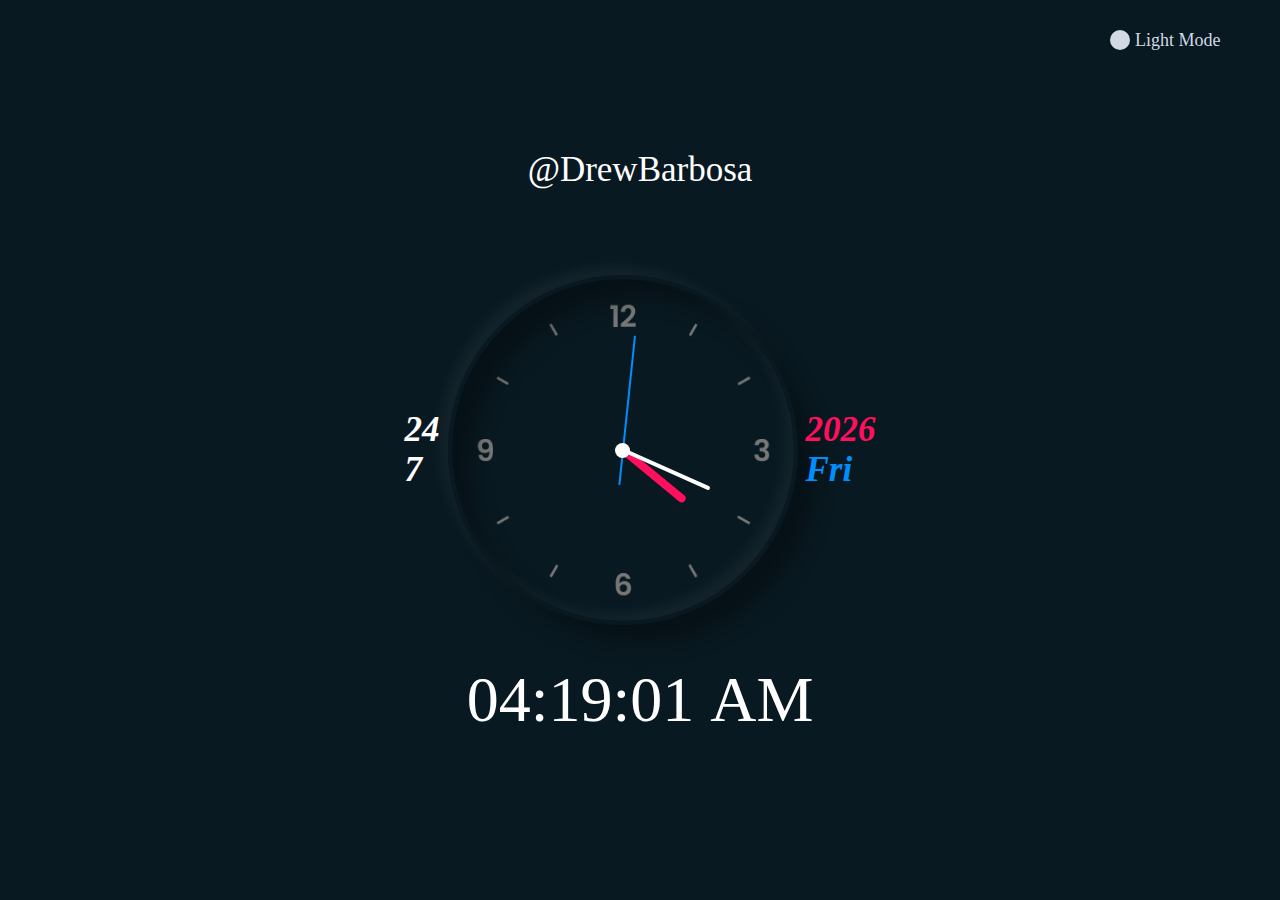
<file: AnalogClock/index.html>
<!DOCTYPE html>
<html>
    <head>
        <meta charset="utf-8">
        <title>Analog & Digital Clock</title>
        <link rel="stylesheet" href="style.css">
    </head>
    <body>
        <div class="author">@DrewBarbosa</div>
        <div class="dateDay">
            <div id="day"></div>
            <div id="month"></div> 
        </div>
       

        <div class="clock">
            <div class="hour">
                <div class="hr" id="hr"></div>
            </div>
            <div class="min">
                <div class="mn" id="mn"></div>
            </div>
            <div class="sec">
                <div class="sc" id="sc"></div>
            </div>
        </div>

        <div class="dateYear">
            <div id="year"></div>
            <div id="weekDay"></div>
        </div>

        <div class="digitalClock">
            <div id="hour"></div>
            <div id="minutes"></div>
            <div id="seconds"></div>
            <div id="ampm"></div>
        </div>

        <div class="toggleClass" onclick="toggleClass()"></div>
       
        <script type="text/javascript">
           function toggleClass(){
            const body = document.querySelector('body');
            body.classList.toggle('light');
           }

            const deg = 6;
            const hr = document.querySelector('#hr');
            const mn = document.querySelector('#mn');
            const sc = document.querySelector('#sc');

            setInterval(() => {
                let date = new Date();

                /*Analog Clock*/
                let hh = date.getHours()*30;
                let mm = date.getMinutes() *deg;
                let ss = date.getSeconds() *deg;

                hr.style.transform =  `rotateZ(${(hh)+(mm/12)}deg) `;
                mn.style.transform =  `rotateZ(${mm}deg) `;
                sc.style.transform =  `rotateZ(${ss}deg) `;

                /* Digital Clock */
                let hour = document.querySelector("#hour");
                let minutes = document.querySelector("#minutes");
                let seconds = document.querySelector("#seconds");
                let ampm = document.querySelector("#ampm");

                let h = date.getHours();
                let m = date.getMinutes();
                let s = date.getSeconds();
                let am = "AM"

                if(h>12){
                    h = h - 12;
                    am = "PM"
                }

                //add zero before single digit numbers
                h = (h < 10) ? "0" + h : h
                m = (m < 10) ? "0" + m : m
                s = (s < 10) ? "0" + s : s

                hour.innerHTML = h+":";
                minutes.innerHTML = m+":";
                seconds.innerHTML = s+"&nbsp";
                ampm.innerHTML = am;


                

                //adding date
                var weekdays = ['Sun', 'Mon', 'Tue', 'Wed', 'Thu', 'Fri', 'Sat'];

                let day = document.querySelector("#day");
                let month = document.querySelector("#month");
                let year = document.querySelector("#year");
                let weekday = document.querySelector("#weekDay");
                let d = date.getDate();
                let my = date.getMonth()+1;
                let y = date.getFullYear();
                

                if(d < 10)
                    d='0'+d;

                if(m < 10)
                    m='0'+m;

                day.innerHTML = d;
                month.innerHTML = my;
                year.innerHTML = y;
                weekday.innerHTML = weekdays[date.getDay()];
                
            });

            
        </script>
    </body>
</html>
</file>
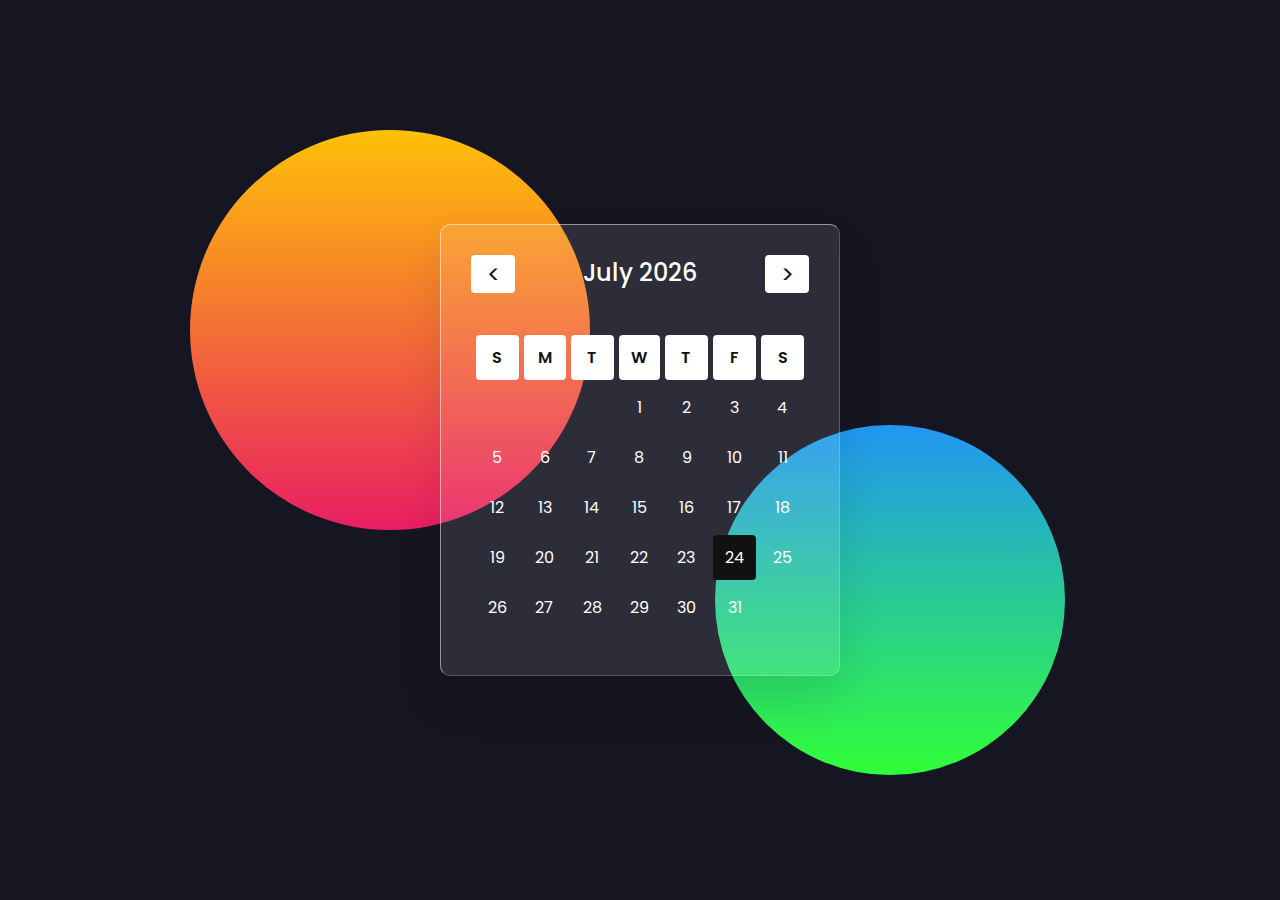
<file: Calendar/index.html>
<!DOCTYPE html>
<html lang="en">
    <head>
        <meta charset="UTF-8">
        <title>Dynamic JS Calendar</title>
        <link rel="stylesheet" href="style.css">
        <link rel="stylesheet" href="dycalendar.css">
    </head>
<body>
    <section>
        <div class="box">
            <div class="container">
                <div id="dycalendar"></div>
            </div>
        </div>
    </section>
    <script src="dycalendar.js"></script>
    <script>
        dycalendar.draw({
            target: '#dycalendar',
            type: 'month',
            dayformat:'full',
            monthformat:'full',
            highlighttargetdate: true,
            prevnextbutton:'show'
        })
    </script>
</body>
</html>
</file>
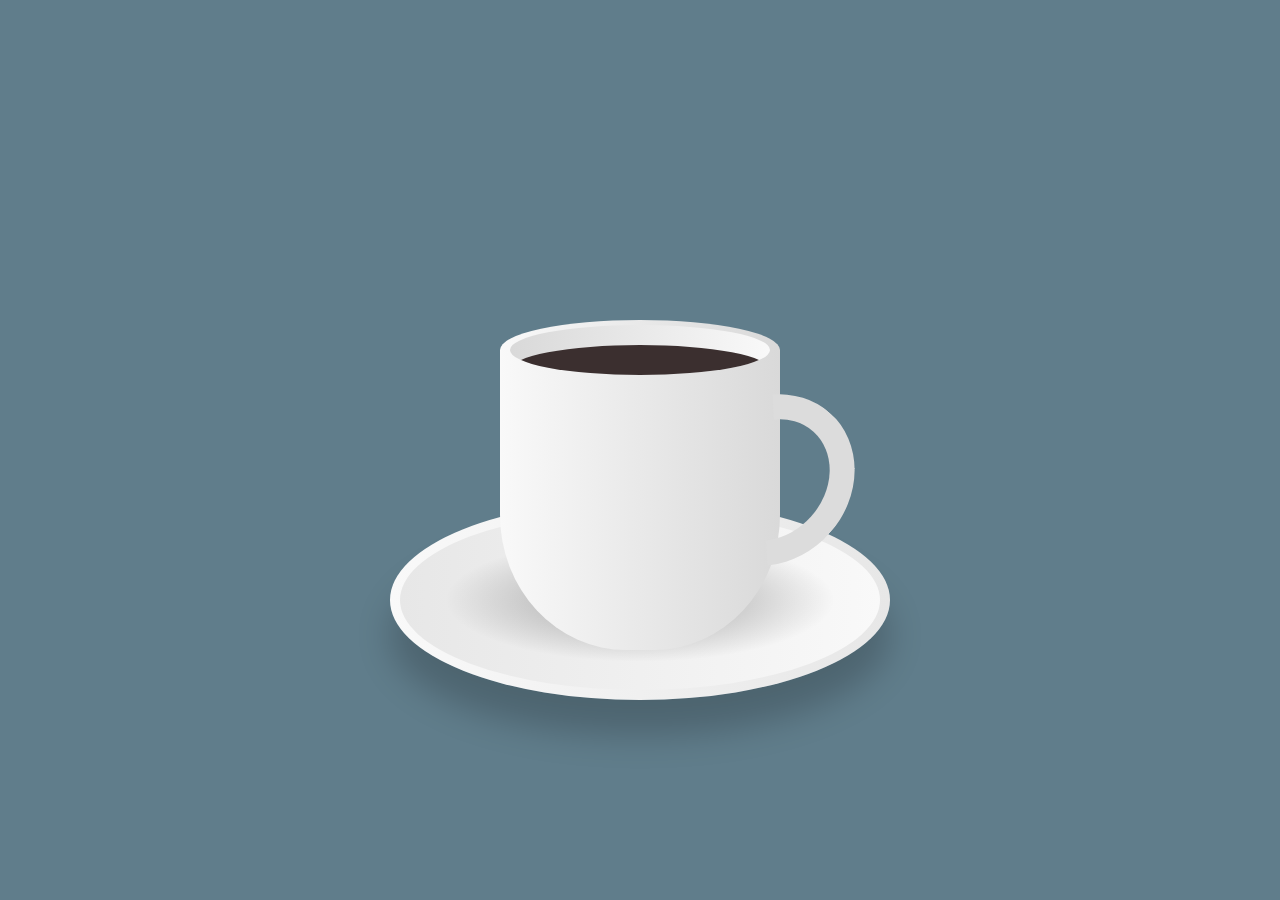
<file: CupOfCoffee/index.html>
<!DOCTYPE html>
<html lang="en">
    <head>
        <meta charset="UTF-8">
        <title>Animated Coffee Cup | CSS Animation</title>
        <link rel="stylesheet" href="style.css">
    </head>
    <body>
        <div class="container">
            <div class="plate"></div>
            <div class="cup">
                <div class="top">
                    <div class="vapor">
                        <span style="--i:1;"></span>
                        <span style="--i:3;"></span>
                        <span style="--i:16;"></span>
                        <span style="--i:5;"></span>
                        <span style="--i:13;"></span>
                        <span style="--i:20;"></span>
                        <span style="--i:6;"></span>
                        <span style="--i:7;"></span>
                        <span style="--i:10;"></span>
                        <span style="--i:8;"></span>
                        <span style="--i:17;"></span>
                        <span style="--i:11;"></span>
                        <span style="--i:12;"></span>
                        <span style="--i:14;"></span>
                        <span style="--i:2;"></span>
                        <span style="--i:9;"></span>
                        <span style="--i:18;"></span>
                        <span style="--i:15;"></span>
                        <span style="--i:4;"></span>
                        <span style="--i:19;"></span>
                    </div>
                    <div class="circle">
                        <div class="coffee"></div>
                    </div>
                </div>
                <div class="handle"></div>
            </div>
        </div>   
    </body>
</html>
</file>
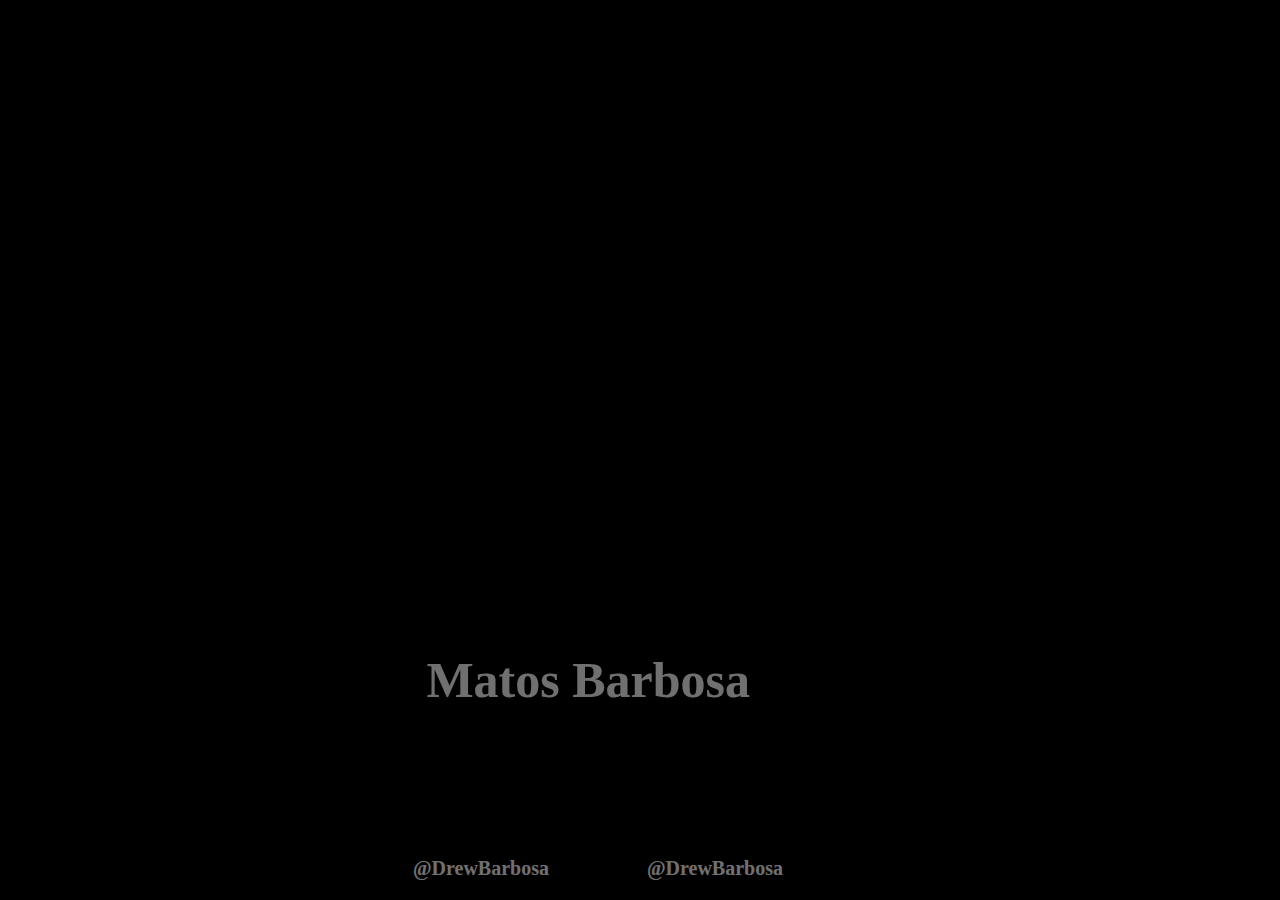
<file: Fireworks/index.html>
<!DOCTYPE html>
<html lang="pt">
    <head>
        <title>Fireworks Animation</title>
        <link rel="stylesheet" type="text/css" href="style.css">
        <meta charset="utf-8">
    </head>
    <body>
        <h1 class="headtext" id="text"></h1>
        <h2 class="assinado" id="sign"></h2>
        <footer class="footer" id="ft"></footer>
        <footer class="footer1" id="ft1"></footer>

        <script src="https://code.jquery.com/jquery-3.3.1.js"></script>
        <script type="text/javascript" src="jquery.fireworks.js"></script>
        <script type="text/javascript">
            $('body').fireworks({ 
                sound: true, // sound effect
                opacity:0.7, 
                width: '100%', 
                height: '100%' 
            });
        </script>
    </body>
</html>
</file>
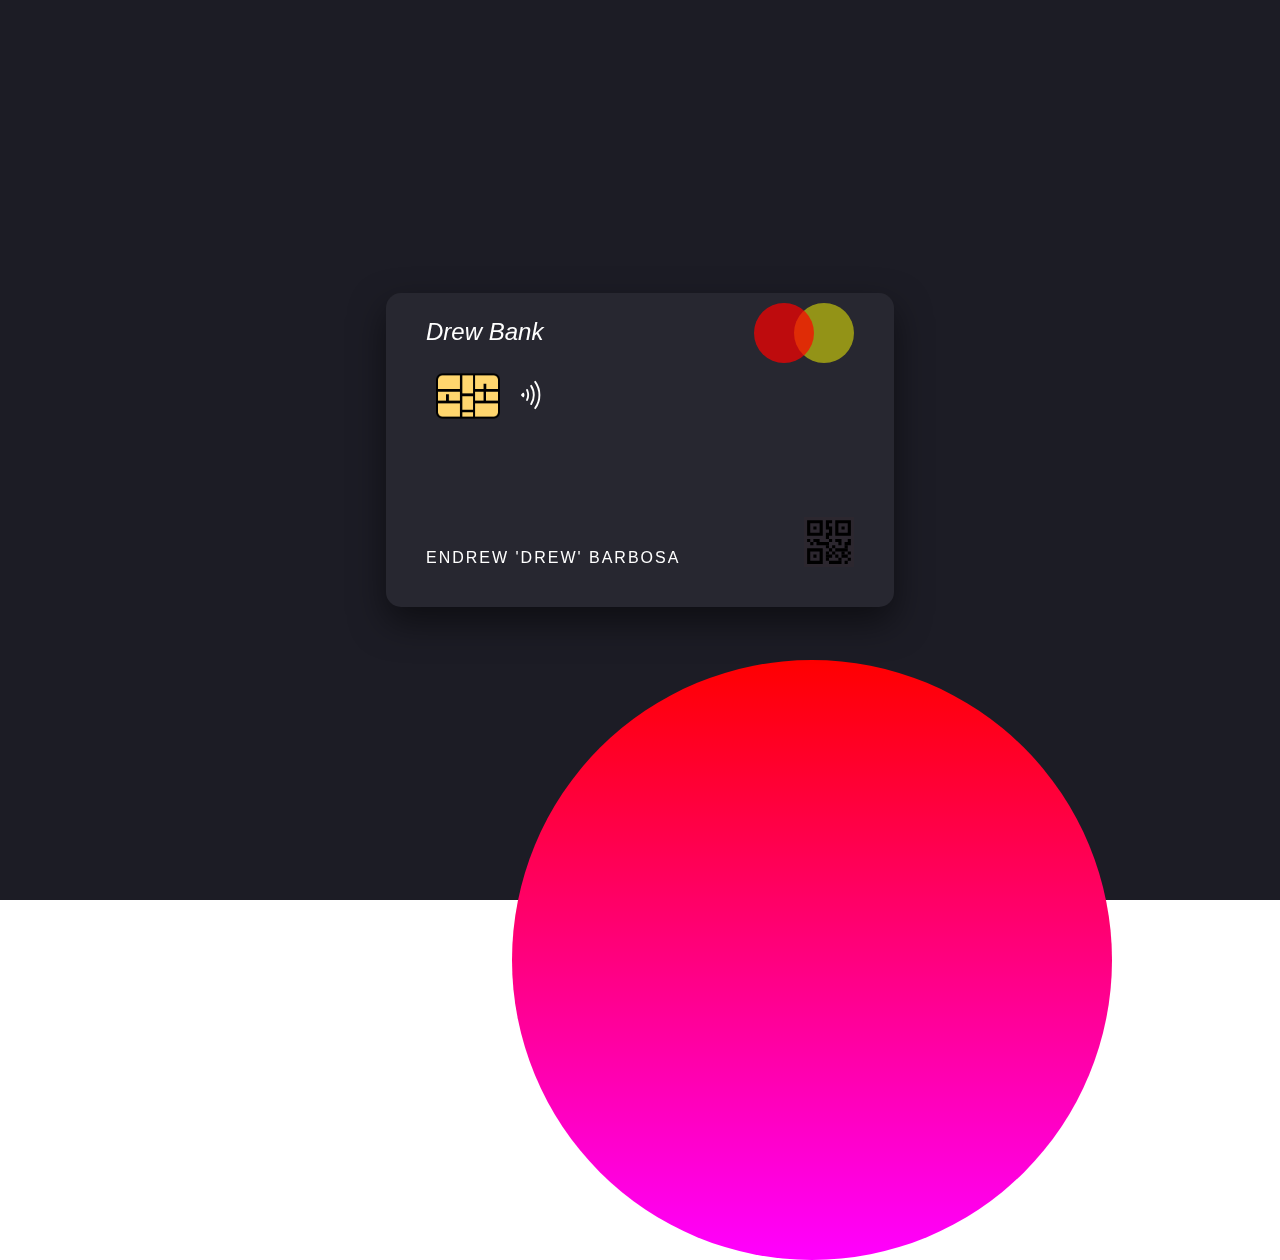
<file: FlipCard/index.html>
<!DOCTYPE html>
<html>
    <head>
        <meta charset="utf-8">
        <title>3D Flip Credit Card</title>
        <link rel="stylesheet" href="style.css">
    </head>
    <body>
        <section>
            <div class="card">
                <div class="face front">
                   <!--  <h3 class="credit">Credit Card</h3> -->
                    <h3 class="bank">Drew Bank</h3>
                    <img src="chip.png" class="chip">
                    <img src="wifi.svg" class="contactless">
                    <h5 class="cardHolder">Endrew 'Drew' Barbosa</h5>
                    <img src="QR_icon.svg" class="qrcode">
                </div>
                <div class="face back">
                    <div class="blackbar"></div>
                    <h3 class="number">0123 4567 8901 2345</h3>
                    <h4 class="type">black</h4>
                    <h5 class="valid"><span>Valid<br>Thru</span><span>10/28</span></span></h5>
                    <div class="ccvtext">
                        <h5>Issued by Drew Bank under license by Mastercard International</h5>
                        <div class="ccv"><span>CCV</span><br><span>123</span></div>
                    </div>
                    <p class="text">Lorem ipsum dolor sit amet,<br> consectetur adipiscing elit, sed<br> 
                         do eiusmod tempor incididunt ut<br>  labore et dolore magna aliqua. 
                    </p> 
                </div>
            </div>
        </section>
        <script>
        </script>
    </body>
</html>
</file>
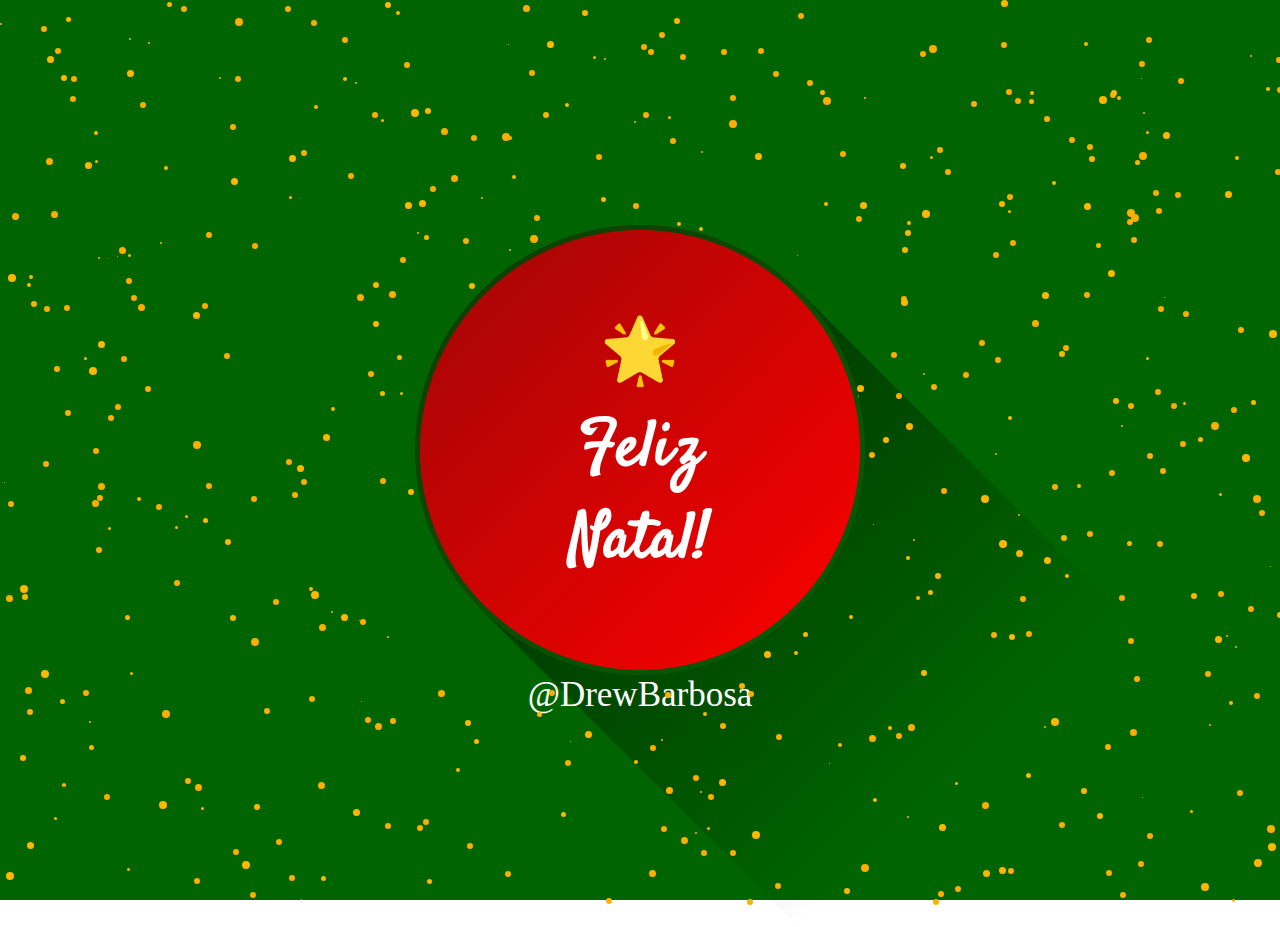
<file: MerryChristmas/index.html>
<!DOCTYPE html>
<html>
    <head>
        <meta charset="utf-8">
        <title>Animated Christmas Banner</title>
        <link rel="stylesheet" href="style.css">
    </head>
    <body>
        <section>
            <div class="box">
                <div class="circle">
                    <h2>🌟<br>Feliz<br>Natal!</h2>
                </div>
                <footer class="author">@DrewBarbosa</footer>
                   
            </div>  
        </section>
        <script>
            function bubbles(){
                var count = 500;
                var section = document.querySelector('section');
                var i = 0;
                while(i < count){
                    var bubble = document.createElement('i');
                    var x = Math.floor(Math.random() * window.innerWidth);
                    var y = Math.floor(Math.random() * window.innerHeight);

                    var size = Math.random() * 7;

                    bubble.style.left = x+ 'px';
                    bubble.style.top = y+ 'px';
                    bubble.style.width = 1+size+ 'px';
                    bubble.style.height = 1+size+ 'px';

                    bubble.style.animationDuration = 15+size+'s'
                    bubble.style.animationDelay = -size+'s'

                    section.appendChild(bubble)
                    i++
                }
            }
            bubbles()
        </script>
       
    </body>
</html>
</file>
<file: AnalogClock/style.css>
* {
  margin: 0;
  padding: 0;
  box-sizing: border-box;
}
body {
  display: flex;
  justify-content: center;
  align-items: center;
  min-height: 100vh;
  background: #091921;
}
body.light {
  background: #d1dae3;
}
.clock {
  width: 350px;
  height: 350px;
  display: flex;
  justify-content: center;
  align-items: center;
  background: url(clock.png);
  background-size: cover;
  border: 4px solid #091921;
  border-radius: 50%;
  box-shadow: -8px -8px 15px rgba(255, 255, 255, 0.05),
    20px 20px 20px rgba(0, 0, 0, 0.3),
    inset -8px -8px 15px rgba(255, 255, 255, 0.05),
    inset 20px 20px 20px rgba(0, 0, 0, 0.3);
}
body.light .clock {
  background: #d1dae3 url(clock.png);
  background-size: cover;
  border: 4px solid #cad3dc;
  box-shadow: -8px -8px 15px rgba(255, 255, 255, 0.5),
    10px 10px 10px rgba(0, 0, 0, 0.1),
    inset -8px -8px 15px rgba(255, 255, 255, 0.5),
    inset 10px 10px 10px rgba(0, 0, 0, 0.1);
}
body.light .clock::before {
  background: #008eff;
}
.clock::before {
  content: "";
  position: absolute;
  width: 15px;
  height: 15px;
  background: #fff;
  border-radius: 50%;
  z-index: 10000;
}
.clock .hour,
.clock .min,
.clock .sec {
  position: absolute;
}

.clock .hour,
.hr {
  width: 160px;
  height: 160px;
}
.clock .min,
.mn {
  width: 190px;
  height: 190px;
}
.clock .sec,
.sc {
  width: 230px;
  height: 230px;
}

.hr,
.mn,
.sc {
  display: flex;
  justify-content: center;
  position: absolute;
  border-radius: 50%;
}
.hr::before {
  content: "";
  position: absolute;
  width: 8px;
  height: 80px;
  background: #ff105e;
  z-index: 10;
  border-radius: 6px 6px 0 0;
}
.mn::before {
  content: "";
  position: absolute;
  width: 4px;
  height: 90px;
  background: #fff;
  z-index: 11;
  border-radius: 6px 6px 0 0;
}
body.light .mn::before {
  background: #091921;
}
.sc::before {
  content: "";
  position: absolute;
  width: 2px;
  height: 150px;
  background: #008eff;
  z-index: 12;
  border-radius: 6px 6px 0 0;
}
.toggleClass {
  position: absolute;
  top: 30px;
  right: 150px;
  width: 20px;
  height: 20px;
  font-size: 18px;
  border-radius: 50%;
  background: #d1dae3;
  color: #d1dae3;
  font-family: consolas;
  cursor: pointer;
  display: flex;
  align-items: center;
}
.toggleClass::before {
  position: absolute;
  left: 25px;
  content: "Light Mode";
  white-space: nowrap;
}
body.light .toggleClass {
  background: #091921;
  color: #091921;
}
body.light .toggleClass::before {
  content: "Dark Mode";
}

.digitalClock {
  display: flex;
  color: #fff;
  font-size: 4em;
  margin-top: 500px;
  position: absolute;
}

.author {
  position: absolute;
  text-align: center;
  color: #fff;
  font-size: 35px;
  font-family: "Times New Roman", Times, serif;
  /*  //margin-top: -500px; */
  height: 600px;
}

body.light .author {
  color: #091921;
}

body.light .digitalClock {
  color: #091921;
}

.dateDay {
  margin-right: 8px;
  color: #fff;
  font-size: 35px;
  position: relative;
  font-style: italic;
  font-weight: bold;
}

body.light .dateDay {
  color: #091921;
}

.dateYear {
  margin-left: 8px;
  font-size: 35px;
  position: relative;
  font-style: italic;
  font-weight: bold;
}

.dateYear #year {
  color: #ff105e;
}
.dateYear #weekDay {
  color: #008eff;
}

body.light .dateYear {
  color: #091921;
}

body.light #weekDay {
  color: #ff105e;
}

body.light #year {
  color: #008eff;
}
</file>
<file: Calendar/style.css>
@import url("https://fonts.googleapis.com/css?family=Poppins:200,300,400,500,600,700,800,900&display=swap");

* {
  margin: 0;
  padding: 0;
  box-sizing: border-box;
  font-family: "Poppins", sans-serif;
}

section {
  position: relative;
  display: flex;
  justify-content: center;
  align-items: center;
  min-height: 100vh;
  background: #161623;
  overflow: hidden;
}

section::before {
  content: "";
  position: absolute;
  width: 400px;
  height: 400px;
  background: linear-gradient(#ffc107, #e91e63);
  border-radius: 50%;
  transform: translate(-250px, -120px);
}

section::after {
  content: "";
  position: absolute;
  width: 350px;
  height: 350px;
  background: linear-gradient(#2196f3, #31ff38);
  border-radius: 50%;
  transform: translate(250px, 150px);
}

.box {
  position: relative;
  z-index: 1000;
}

.container {
  position: relative;
  width: 400px;
  min-height: 400px;
  background: rgba(255, 255, 255, 0.1);
  box-shadow: 0 25px 45px rgba(0, 0, 0, 0.1);
  border: 1px solid rgba(255, 255, 255, 0.5);
  border-right: 1px solid rgba(255, 255, 255, 0.2);
  border-bottom: 1px solid rgba(255, 255, 255, 0.2);
  border-radius: 10px;
  display: flex;
  justify-content: center;
  align-items: center;
}

#dycalendar {
  width: 100%;
  padding: 20px;
}

#dycalendar table {
  width: 100%;
  margin-top: 40px;
  border-spacing: 5px;
}

#dycalendar table tr:nth-child(1) td {
  background: #fff;
  color: #111;
  border-radius: 4px;
  font-weight: 600;
}

#dycalendar table td {
  color: #fff;
  padding: 10px;
  cursor: pointer;
  border-radius: 4px;
}

#dycalendar table td:hover {
  background: #fff;
  color: #111 !important;
}

.dycalendar-month-container .dycalendar-today-date/* ,
.dycalendar-month-container .dycalendar-target-date */ {
  background: #fff;
  color: #111 !important;
}

.dycalendar-month-container
  .dycalendar-header
  .dycalendar-prev-next-btn.prev-btn {
  background: #fff;
  color: #111;
  width: 44px;
  height: 38px;
  left: 4px;
  border-radius: 4px;
  display: flex;
  justify-content: center;
  align-items: center;
  font-size: 24px;
}

.dycalendar-month-container
  .dycalendar-header
  .dycalendar-prev-next-btn.next-btn {
  background: #fff;
  color: #111;
  width: 44px;
  height: 38px;
  right: 4px;
  border-radius: 4px;
  display: flex;
  justify-content: center;
  align-items: center;
  font-size: 24px;
}

.dycalendar-month-container .dycalendar-span-month-year {
  color: #fff;
  font-size: 1.5em;
  font-weight: 500;
}
</file>
<file: Calendar/dycalendar.css>
/*!
 * dyCalendar is a JavaScript library for creating Calendar.
 *
 * Author: Yusuf Shakeel
 * https://github.com/yusufshakeel
 *
 * GitHub Link: https://github.com/yusufshakeel/dyCalendarJS
 *
 * MIT license
 * Copyright (c) 2016 Yusuf Shakeel
 *
 * Date: 2014-08-17 sunday
 */

.dycalendar-container {
    display: inline-block;
    border : 1px solid #eee;
}

.dycalendar-container.round-edge {
    border-radius: 5%;
    -o-border-radius: 5%;
    -moz-border-radius: 5%;
    -webkit-border-radius: 5%;
}



/*================================== DAY CALENDAR ========================*/
/*
 * day calendar style
 *-------------------------------------------------*/
.dycalendar-day-container {
    padding : 10px;
    text-align : center;
    font-family : Arial;
}

.dycalendar-day-container div{
    padding : 0;
    margin-bottom : 10px;
}

.dycalendar-day-container .dycalendar-span-day {
    font-size : 110%;
}

.dycalendar-day-container .dycalendar-span-date {
    font-size : 250%;
}

.dycalendar-day-container .dycalendar-span-month-year {
    font-size : 90%
}

/*================================== DAY CALENDAR ENDS HERE ===============*/



/*================================== MONTH CALENDAR DEFAULT ========================*/

/*
 * month calendar style
 *-------------------------------------------------*/
.dycalendar-month-container {
    padding : 10px;
    text-align : center;
    font-family : Arial;
}

.dycalendar-month-container div{
    padding : 0;
    margin-bottom : 10px;
}

.dycalendar-month-container .dycalendar-header {
    position : relative;
}

.dycalendar-month-container .dycalendar-header .dycalendar-prev-next-btn {
    position : absolute;
    top : 0;
    cursor : pointer;
}

.dycalendar-month-container .dycalendar-header .dycalendar-prev-next-btn.prev-btn {
    left : 0;
}

.dycalendar-month-container .dycalendar-header .dycalendar-prev-next-btn.next-btn {
    right : 0;
}

.dycalendar-month-container .dycalendar-span-month-year {
    margin : 5px;
    cursor : pointer;
}

.dycalendar-month-container .dycalendar-body table tr td {
    padding : 5px;
}

.dycalendar-month-container .dycalendar-today-date,
.dycalendar-month-container .dycalendar-target-date {
    background-color: #111;
    color : #fff;
    border-radius: 2px;
}

/*================================== MONTH CALENDAR ENS HERE ===============*/



/*================================== DYCALENDAR SKIN =======================*/

/*
 * calendar skin  (default skin)
 *-------------------------------------------------*/
.dycalendar-container.gradient {
    background: #fff;
    background: linear-gradient(#fff, #d3d3d3);
    background: -o-linear-gradient(#fff, #d3d3d3);
    background: -moz-linear-gradient(#fff, #d3d3d3);
    background: -webkit-linear-gradient(#fff, #d3d3d3);
}

/*
 * calendar skin  (skin-black)
 *-------------------------------------------------*/
.dycalendar-container.skin-black {
    color : #fff;
    background-color: #111;
    border : 0;
}

.dycalendar-container.skin-black.gradient {
    background: #111;
    background: linear-gradient(#555, #111);
    background: -o-linear-gradient(#555, #111);
    background: -moz-linear-gradient(#555, #111);
    background: -webkit-linear-gradient(#555, #111);
}

.dycalendar-container.skin-black .dycalendar-today-date,
.dycalendar-container.skin-black .dycalendar-target-date {
    background-color: #fff;
    color : #111;
    border-radius: 2px;
}

/*
 * calendar skin  (skin-blue)
 *-------------------------------------------------*/
.dycalendar-container.skin-blue {
    color : #fff;
    background-color: #3c99d3;
    border : 0;
}

.dycalendar-container.skin-blue.gradient {
    background: #3c99d3;
    background: linear-gradient(#5ebbf5, #3c99d3);
    background: -o-linear-gradient(#5ebbf5, #3c99d3);
    background: -moz-linear-gradient(#5ebbf5, #3c99d3);
    background: -webkit-linear-gradient(#5ebbf5, #3c99d3);
}

.dycalendar-container.skin-blue .dycalendar-today-date,
.dycalendar-container.skin-blue .dycalendar-target-date {
    background-color: #fff;
    color : #3c99d3;
    border-radius: 2px;
}

/*
 * calendar skin  (skin-green)
 *-------------------------------------------------*/
.dycalendar-container.skin-green {
    color : #fff;
    background-color: #2bb063;
    border : 0;
}

.dycalendar-container.skin-green.gradient {
    background: #2bb063;
    background: linear-gradient(#3dd175, #2bb063);
    background: -o-linear-gradient(#3dd175, #2bb063);
    background: -moz-linear-gradient(#3dd175, #2bb063);
    background: -webkit-linear-gradient(#3dd175, #2bb063);
}

.dycalendar-container.skin-green .dycalendar-today-date,
.dycalendar-container.skin-green .dycalendar-target-date {
    background-color: #fff;
    color : #2bb063;
    border-radius: 2px;
}

/*
 * calendar skin  (skin-purple)
 *-------------------------------------------------*/
.dycalendar-container.skin-purple {
    color : #fff;
    background-color: #975ea4;
    border : 0;
}

.dycalendar-container.skin-purple.gradient {
    background: #975ea4;
    background: linear-gradient(#ca82d7, #975ea4);
    background: -o-linear-gradient(#ca82d7, #975ea4);
    background: -moz-linear-gradient(#ca82d7, #975ea4);
    background: -webkit-linear-gradient(#ca82d7, #975ea4);
}

.dycalendar-container.skin-purple .dycalendar-today-date,
.dycalendar-container.skin-purple .dycalendar-target-date {
    background-color: #fff;
    color : #975ea4;
    border-radius: 2px;
}

/*
 * calendar skin  (skin-red)
 *-------------------------------------------------*/
.dycalendar-container.skin-red {
    color : #fff;
    background-color: #e94d40;
    border : 0;
}

.dycalendar-container.skin-red.gradient {
    background: #e94d40;
    background: linear-gradient(#fb6f62, #e94d40);
    background: -o-linear-gradient(#fb6f62, #e94d40);
    background: -moz-linear-gradient(#fb6f62, #e94d40);
    background: -webkit-linear-gradient(#fb6f62, #e94d40);
}

.dycalendar-container.skin-red .dycalendar-today-date,
.dycalendar-container.skin-red .dycalendar-target-date {
    background-color: #fff;
    color : #e94d40;
    border-radius: 2px;
}

/*
 * calendar skin  (skin-spacegray)
 *-------------------------------------------------*/
.dycalendar-container.skin-spacegray {
    color : #fff;
    background-color: #343d46;
    border : 0;
}

.dycalendar-container.skin-spacegray.gradient {
    background: #343d46;
    background: linear-gradient(#454e57, #343d46);
    background: -o-linear-gradient(#454e57, #343d46);
    background: -moz-linear-gradient(#454e57, #343d46);
    background: -webkit-linear-gradient(#454e57, #343d46);
}

.dycalendar-container.skin-spacegray .dycalendar-today-date,
.dycalendar-container.skin-spacegray .dycalendar-target-date {
    background-color: #fff;
    color : #343d46;
    border-radius: 2px;
}

/*================================== DYCALENDAR SKIN ENDS HERE =============*/


/*================================== DYCALENDAR SHADOW =====================*/
/*
 * calendar shadow  (shadow-default)
 *-------------------------------------------------*/
 .dycalendar-container.shadow-default {
     -o-box-shadow: 0 4px 4px 0 rgba(50, 50, 50, 0.4);
     -moz-box-shadow: 0 4px 4px 0 rgba(50, 50, 50, 0.4);
     -webkit-box-shadow: 0 4px 4px 0 rgba(50, 50, 50, 0.4);
     box-shadow: 0 4px 4px 0 rgba(50, 50, 50, 0.4);
 }

 /*
  * calendar shadow  (shadow-black)
  *-------------------------------------------------*/
.dycalendar-container.shadow-black {
    -o-box-shadow: 0 4px 4px 0 rgba(0, 0, 0, 0.4);
    -moz-box-shadow: 0 4px 4px 0 rgba(0, 0, 0, 0.4);
    -webkit-box-shadow: 0 4px 4px 0 rgba(0, 0, 0, 0.4);
    box-shadow: 0 4px 4px 0 rgba(0, 0, 0, 0.4);
}

/*
 * calendar shadow  (shadow-blue)
 *-------------------------------------------------*/
.dycalendar-container.shadow-blue {
   -o-box-shadow: 0 4px 4px 0 rgba(60, 153, 211, 0.4);
   -moz-box-shadow: 0 4px 4px 0 rgba(60, 153, 211, 0.4);
   -webkit-box-shadow: 0 4px 4px 0 rgba(60, 153, 211, 0.4);
   box-shadow: 0 4px 4px 0 rgba(60, 153, 211, 0.4);
}

/*
 * calendar shadow  (shadow-green)
 *-------------------------------------------------*/
.dycalendar-container.shadow-green {
   -o-box-shadow: 0 4px 4px 0 rgba(43, 176, 99, 0.4);
   -moz-box-shadow: 0 4px 4px 0 rgba(43, 176, 99, 0.4);
   -webkit-box-shadow: 0 4px 4px 0 rgba(43, 176, 99, 0.4);
   box-shadow: 0 4px 4px 0 rgba(43, 176, 99, 0.4);
}

/*
 * calendar shadow  (shadow-purple)
 *-------------------------------------------------*/
.dycalendar-container.shadow-purple {
   -o-box-shadow: 0 4px 4px 0 rgba(151, 94, 164, 0.4);
   -moz-box-shadow: 0 4px 4px 0 rgba(151, 94, 164, 0.4);
   -webkit-box-shadow: 0 4px 4px 0 rgba(151, 94, 164, 0.4);
   box-shadow: 0 4px 4px 0 rgba(151, 94, 164, 0.4);
}

/*
 * calendar shadow  (shadow-red)
 *-------------------------------------------------*/
.dycalendar-container.shadow-red {
   -o-box-shadow: 0 4px 4px 0 rgba(233, 77, 64, 0.4);
   -moz-box-shadow: 0 4px 4px 0 rgba(233, 77, 64, 0.4);
   -webkit-box-shadow: 0 4px 4px 0 rgba(233, 77, 64, 0.4);
   box-shadow: 0 4px 4px 0 rgba(233, 77, 64, 0.4);
}

/*
 * calendar shadow  (shadow-spacegray)
 *-------------------------------------------------*/
.dycalendar-container.shadow-spacegray {
   -o-box-shadow: 0 4px 4px 0 rgba(52, 61, 70, 1);
   -moz-box-shadow: 0 4px 4px 0 rgba(52, 61, 70, 1);
   -webkit-box-shadow: 0 4px 4px 0 rgba(52, 61, 70, 1);
   box-shadow: 0 4px 4px 0 rgba(52, 61, 70, 1);
}

/*================================== DYCALENDAR SHADOW ENDS HERE ===========*/
</file>
<file: CupOfCoffee/style.css>
* {
  margin: 0;
  padding: 0;
  box-sizing: border-box;
}

body {
  display: flex;
  justify-content: center;
  align-items: center;
  min-height: 100vh;
  background: #607d8b;
}

.container {
  position: relative;
  top: 50px;
}

.cup {
  position: relative;
  width: 280px;
  height: 300px;
  background: linear-gradient(to right, #f9f9f9, #d9d9d9);
  border-bottom-left-radius: 45%;
  border-bottom-right-radius: 45%;
}

.top {
  position: absolute;
  top: -30px;
  left: 0;
  width: 100%;
  height: 60px;
  background: linear-gradient(to right, #f9f9f9, #d9d9d9);
  border-radius: 50%;
}

.circle {
  position: absolute;
  top: 5px;
  left: 10px;
  width: calc(100% - 20px);
  height: 50px;
  background: linear-gradient(to left, #f9f9f9, #d9d9d9);
  border-radius: 50%;
  box-sizing: border-box;
  overflow: hidden;
}

.coffee {
  position: absolute;
  top: 20px;
  left: 0;
  width: 100%;
  height: 100%;
  background: #3b2f2f; /*linear-gradient(#6f4e37, #000000);*/
  border-radius: 50%;
  animation: fill 12s infinite;
}

@keyframes fill {
  0% {
    background: #d9d9d9;
  }
}

.handle {
  position: absolute;
  right: -70px;
  top: 40px;
  width: 160px;
  height: 180px;
  border: 25px solid #dcdcdc;
  border-left: 25px solid transparent;
  border-bottom: 25px solid transparent;
  border-radius: 50%;
  transform: rotate(42deg);
}

.plate {
  position: absolute;
  bottom: -50px;
  left: 50%;
  transform: translateX(-50%);
  width: 500px;
  height: 200px;
  background: linear-gradient(to right, #f9f9f9, #e7e7e7);
  border-radius: 50%;
  box-shadow: 0 35px 35px rgba(0, 0, 0, 0.2);
}

.plate::before {
  content: "";
  position: absolute;
  top: 10px;
  left: 10px;
  right: 10px;
  bottom: 10px;
  border-radius: 50%;
  background: linear-gradient(to left, #f9f9f9, #e7e7e7);
}

.plate::after {
  content: "";
  position: absolute;
  top: 30px;
  left: 30px;
  right: 30px;
  bottom: 30px;
  border-radius: 50%;
  background: radial-gradient(rgba(0, 0, 0, 0.2) 25%, transparent, transparent);
}

.vapor {
  position: relative;
  display: flex;
  z-index: 1;
  padding: 0 20px;
}

.vapor span {
  position: relative;
  bottom: 50px;
  display: block;
  margin: 0 2px 50px;
  min-width: 8px;
  height: 120px;
  background: #fff;
  border-radius: 50%;
  animation: animate 5s linear infinite;
  opacity: 0;
  filter: blur(8px);
  animation-delay: calc(var(--i) * -0.5s);
}

@keyframes animate {
  0% {
    transform: translateY(0) scaleX(1);
    opacity: 0;
  }

  15% {
    opacity: 1;
  }

  50% {
    transform: translateY(-150px) scaleX(5);
  }

  95% {
    opacity: 0;
  }

  100% {
    transform: translateY(-300px) scaleX(10);
  }
}
</file>
<file: Fireworks/style.css>
body {
  margin: 0;
  padding: 0;
  display: flex;
  width: 100%;
  height: 100vh;
  background: #000;
  align-items: center;
  justify-content: center;
}

.headtext {
  font-size: 120px;
  animation-duration: 5s;
  animation-iteration-count: infinite;
  color: #fff;
  position: relative;
  transition: ease-in-out;
}

.footer {
  color: #fff;
  bottom: 20px;
  right: 731px;
  position: absolute;
  align-content: center;
  text-align: center;
  font-weight: bold;
  font-size: 20px;
  animation: blinker 5s ease-in-out infinite;
}
#ft::before {
  content: "@DrewBarbosa";
}

.footer1 {
  color: #fff;
  bottom: 20px;
  right: 497px;
  position: absolute;
  align-content: center;
  text-align: center;
  font-weight: bold;
  font-size: 20px;
  animation: blinker 10s ease-in-out infinite;
}
#ft1::before {
  content: "@DrewBarbosa";
}

.assinado {
  color: #fff;
  bottom: 150px;
  right: 530px;
  position: absolute;
  align-content: center;
  text-align: center;
  font-weight: bold;
  font-size: 50px;
}
#sign::before {
  content: "Matos Barbosa";
}

#text {
  display: flex;
  animation-delay: 5s;
}
#text::before {
  content: "";
  animation: animate ease-in-out infinite 20s;
}

@keyframes blinker {
  50% {
    opacity: 0;
  }
}

@keyframes animate {
  0% {
    content: "Desejo a todos";
    opacity: 1;
  }
  50% {
    content: "Um Feliz Ano Novo";
    opacity: 1;
  }
  100% {
    content: "E Um Próspero 2021!";
    opacity: 1;
  }
}
</file>
<file: FlipCard/style.css>
@import url("https://fonts.googleapis.com/css?family=Poppins:300,400,500,600,700&display=swap");
@import url("https://fonts.googleapis.com/css2?family=Orbitron:wght@500&display=swap");

* {
  margin: 0;
  padding: 0;
  box-sizing: border-box;
  font-family: "oppings", sans-serif;
}
body {
  overflow: hidden;
}
section {
  display: flex;
  justify-content: center;
  align-items: center;
  min-height: 100vh;
  background: #1c1c25;
}

section::before {
  content: "";
  position: absolute;
  bottom: -40%;
  left: 40%;
  width: 600px;
  height: 600px;
  background: linear-gradient(#f00, #f0f);
  border-radius: 50%;
}

.card {
  position: relative;
  width: 508px;
  height: 314px;
  transform-style: preserve-3d;
  perspective: 500px;
}

.card .face {
  position: absolute;
  top: 0;
  left: 0;
  width: 100%;
  height: 100%;
  box-shadow: 0 15px 35px rgba(0, 0, 0, 0.5);
  border-radius: 15px;
  background: rgba(255, 255, 255, 0.05);
  backdrop-filter: blur(10px);
  transform-style: preserve-3d;
  transition: 1.5s;
  backface-visibility: hidden;
}

.card:hover .face.front {
  transform: rotateY(180deg);
}

.card .face.back {
  transform: rotateY(180deg);
}

.card:hover .face.back {
  transform: rotateY(360deg);
}

.card .face.front::before {
  content: "";
  position: absolute;
  top: 10px;
  right: 40px;
  width: 60px;
  height: 60px;
  background: yellow;
  border-radius: 50%;
  opacity: 0.5;
}

.card .face.front::after {
  content: "";
  position: absolute;
  top: 10px;
  right: 80px;
  width: 60px;
  height: 60px;
  background: red;
  border-radius: 50%;
  opacity: 0.7;
}

/* .card .face.front .credit {
  position: absolute;
  left: 40px;
  top: 30px;
  color: #fff;
  font-weight: 500;
} */

.card .face.front .bank {
  position: absolute;
  left: 40px;
  top: 25px;
  color: #fff;
  font-weight: 500;
  font-style: italic;
  font-size: 24px;
}

.card .face.front .chip {
  position: absolute;
  top: 80px;
  left: 50px;
  max-width: 64px;
}

.card .face.front .contactless {
  position: absolute;
  top: 87px;
  left: 120px;
  max-width: 64px;
  transform: rotate(90deg);
}

.card .face.back .number {
  position: absolute;
  bottom: 70px;
  left: 40px;
  color: #fff;
  font-weight: 500;
  letter-spacing: 6px;
  font-size: 18px;
  text-shadow: 0 2px 1px #0005;
  font-family: "Orbitron", sans-serif;
}

.card .face.back .valid {
  position: absolute;
  bottom: 30px;
  left: 40px;
  display: flex;
  justify-content: center;
  align-items: center;
  color: #fff;
  font-weight: 300;
  line-height: 1em;
  text-align: right;
  text-transform: uppercase;
}

.card .face.back .valid span:last-child {
  margin-left: 20px;
  font-size: 16px;
  font-weight: 400;
  letter-spacing: 2px;
}

.card .face.front .cardHolder {
  position: absolute;
  bottom: 40px;
  left: 40px;
  color: #fff;
  font-weight: 300;
  font-size: 16px;
  letter-spacing: 2px;
  text-transform: uppercase;
}

.card .face.back .blackbar {
  position: absolute;
  top: 40px;
  width: 100%;
  height: 60px;
  background: gray;
}

.card .face.back .ccvtext {
  position: absolute;
  top: 10px;
  left: 30px;
}

.card .face.back .ccvtext h5 {
  color: #fff;
  font-weight: 400;
  font-size: 12px;
  letter-spacing: 2px;
}

/* .card .face.back .ccvtext .whiteBar {
  position: relative;
  width: 400px;
  height: 40px;
  background: #fff;
  margin-top: 5px;
} */

.card .face.back .ccvtext .ccv {
  position: absolute;
  bottom: -255px;
  left: 140px;
  display: flex;
  justify-content: center;
  align-items: center;
  color: #fff;
  font-weight: 300;
  line-height: 1em;
  text-align: right;
}

.card .face.back .ccvtext span:last-child {
  margin-left: 20px;
  font-size: 16px;
  font-weight: 400;
  letter-spacing: 2px;
}

.card .face.back .text {
  position: absolute;
  top: 130px;
  text-align: justify;
  right: 10px;
  color: #fff;
  font-size: 10px;
  line-height: 1.4em;
  font-weight: 400;
  font-weight: bold;
}

.card .face.front .qrcode {
  position: absolute;
  bottom: 40px;
  right: 40px;
  background-color: rgba(141, 33, 33, 0.05);
}

.card .face.back::before {
  content: "";
  position: absolute;
  bottom: 120px;
  left: 40px;
  width: 60px;
  height: 60px;
  background: darkblue;
  border-radius: 50%;
  opacity: 0.7;
}

.card .face.back::after {
  content: "";
  position: absolute;
  bottom: 120px;
  left: 80px;
  width: 60px;
  height: 60px;
  background: rgb(0, 89, 255);
  border-radius: 50%;
  opacity: 0.5;
}

.card .face.back .type {
  position: absolute;
  top: 110px;
  left: 70px;
  color: #fff;
}

.card .face.back .type h4 {
  font-weight: 400;
  font-size: 12px;
  letter-spacing: 2px;
  font-weight: bold;
}
</file>
<file: MerryChristmas/style.css>
@import url("https://fonts.googleapis.com/css2?family=Satisfy&display=swap");
* {
  margin: 0;
  padding: 0;
  box-sizing: border-box;
  font-family: "Satisfy", cursive;
}

body {
  overflow: hidden;
}

section .author {
  position: relative;
  text-align: center;
  color: white;
  font-size: 35px;
  font-family: "Times New Roman", Times, serif;
}

section {
  display: flex;
  justify-content: center;
  align-items: center;
  height: 100vh;
  background: darkgreen;
}
section .box {
  position: absolute;
  width: 450px;
  height: 450px;
}

section .box::before {
  content: "";
  position: absolute;
  top: 0;
  left: 50%;
  width: 100%;
  height: 100%;
  background: linear-gradient(to right, #000, transparent);
  opacity: 0.4;
  transform: rotate(45deg);
  transform-origin: left;
}
section .box .circle {
  position: relative;
  width: 100%;
  height: 100%;
  background: linear-gradient(135deg, rgb(15, 59, 1), #095c06);
  display: flex;
  justify-content: center;
  align-items: center;
  border-radius: 50%;
  z-index: 1;
}

section .box .circle::before {
  content: "";
  position: absolute;
  top: 5px;
  left: 5px;
  right: 5px;
  bottom: 5px;
  background: linear-gradient(315deg, #ff0000, #a00606);
  border-radius: 50%;
}

section .box .circle h2 {
  position: absolute;
  z-index: 2;
  font-size: 4em;
  color: white;
  text-align: center;
  animation: blinker 3s ease-in-out infinite;
}

section i {
  position: absolute;
  background: rgb(255, 183, 0);
  border-radius: 100%;
  animation: animate ease-in infinite;
}

section i:nth-child(even) {
  border: 3px solid #ffae00;
}

@keyframes blinker {
  50% {
    opacity: 0;
  }
}

@keyframes animate {
  0% {
    transform: translateX(2000%);
    opacity: 1;
    background: red;
  }
  10% {
    opacity: 1;
    background: yellow;
  }
  20% {
    opacity: 1;
    background: white;
  }

  30% {
    opacity: 1;
    background: purple;
  }
  40% {
    opacity: 1;
    background: cyan;
  }
  50% {
    opacity: 1;
    background: blue;
  }
  60% {
    opacity: 1;
    background: violet;
  }
  70% {
    opacity: 1;
    background: white;
  }
  80% {
    opacity: 1;
    background: lightgreen;
  }
  90% {
    opacity: 1;
    background: yellow;
  }
  100% {
    transform: translateX(-2000%);
    opacity: 1;
    background: red;
  }
}
</file>
